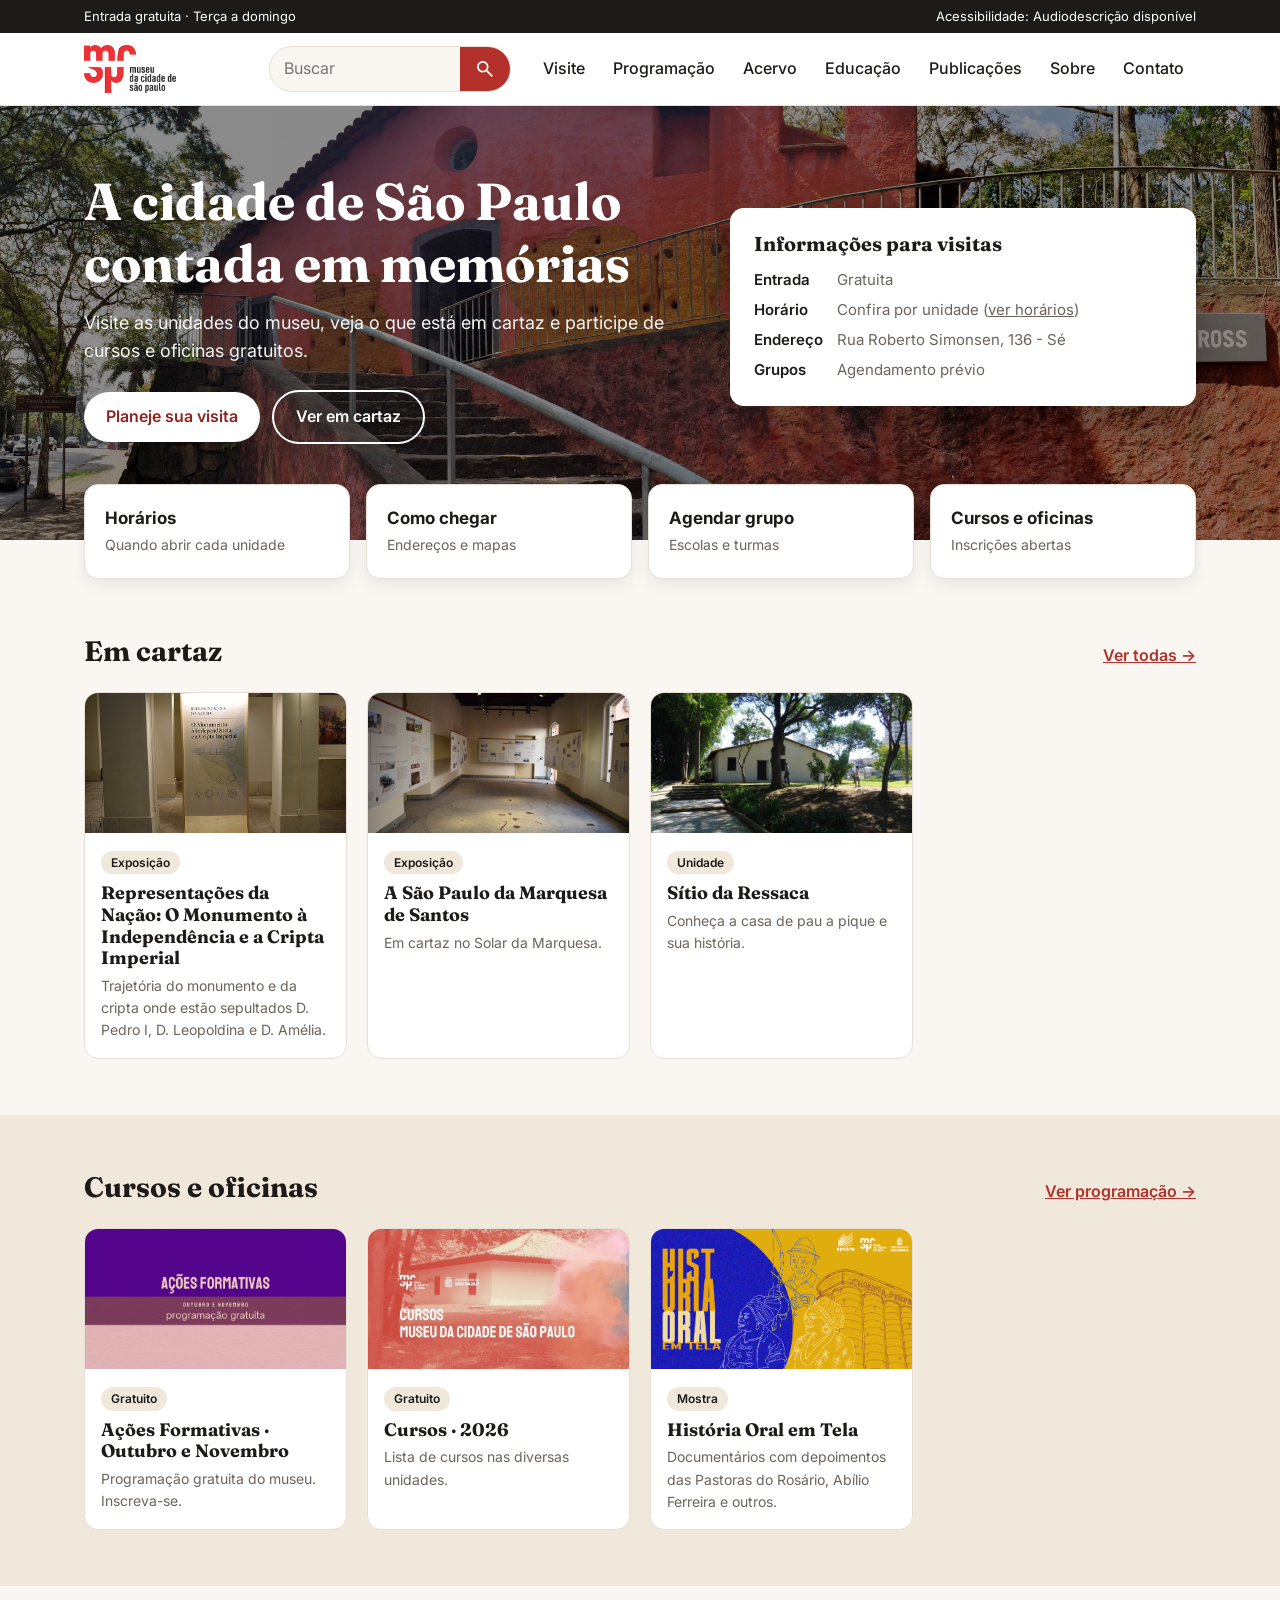
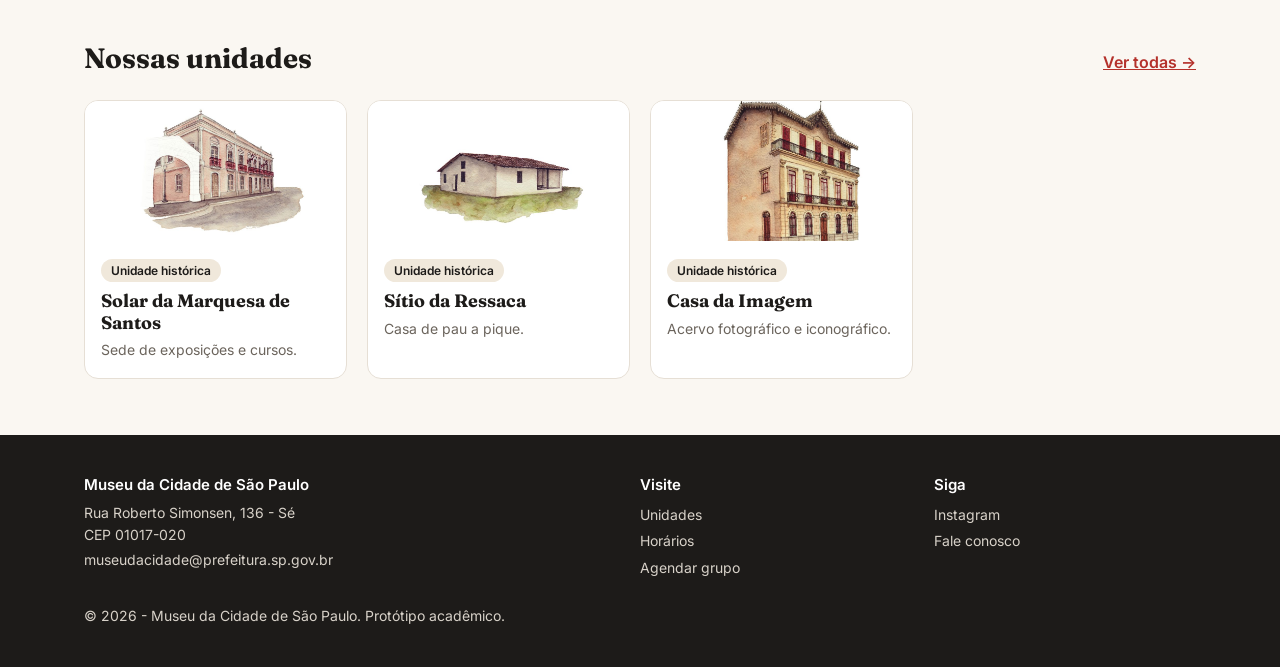
<file: index.html>
<!DOCTYPE html>
<html lang="pt-BR">

<head>
    <meta charset="utf-8">
    <meta name="viewport" content="width=device-width, initial-scale=1">

    <title>MCSP | Museu da Cidade de São Paulo</title>

    <link rel="preconnect" href="https://fonts.googleapis.com">

    <link
        href="https://fonts.googleapis.com/css2?family=Fraunces:wght@600;700&family=Inter:wght@400;500;600&display=swap"
        rel="stylesheet"
    >

    <link rel="stylesheet" href="style.css">

    <link
    href="https://fonts.googleapis.com/css2?family=Material+Symbols+Outlined:opsz,wght,FILL,GRAD@24,400,0,0"
    rel="stylesheet">

    <link rel="icon" type="image/png" href="img/logo.png" sizes="32x32">

</head>
<body>

    <a class="skip" href="#main">Pular para o conteúdo</a>

    <div class="top">
        <div class="wrap">
            <span>Entrada gratuita · Terça a domingo</span>
            <span>Acessibilidade: Audiodescrição disponível</span>
        </div>
    </div>

    <header class="site">
        <div class="wrap bar">

           <a class="logo" href="index.html">
        <img src="img/logo2.png" alt="Museu da Cidade de São Paulo, página inicial">
            </a>

            <input type="checkbox" id="mt">
            <label class="burger" for="mt" aria-label="Abrir menu">☰</label>

            <form class="search" role="search" onsubmit="return false">
                <input
                    type="search"
                    placeholder="Buscar"
                    aria-label="Buscar no site"
                >
            <button aria-label="Buscar">
                 <span class="material-symbols-outlined" aria-hidden="true">search</span>
            </button>
            </form>

            <nav aria-label="Principal">
                <ul>

                    <li>
                        <a href="unidades.html">Visite</a>
                        <ul>
                            <li>
                                <a href="unidades.html">Unidades</a>
                            </li>
                            <li>
                                <a href="unidades.html#horarios">Horários e como chegar</a>
                            </li>
                            <li>
                                <a href="contatos.html#agendar">Agendamento de grupos</a>
                            </li>
                        </ul>
                    </li>

                    <li>
                        <a href="index.html#programacao">Programação</a>
                        <ul>
                            <li>
                                <a href="index.html#cartaz">Em cartaz</a>
                            </li>
                            <li>
                                <a href="index.html#programacao">Cursos e oficinas</a>
                            </li>
                            <li>
                                <a href="#">Exposições encerradas</a>
                            </li>
                            <li>
                                <a href="#">Tour virtual</a>
                            </li>
                        </ul>
                    </li>

                    <li>
                        <a href="#">Acervo</a>
                        <ul>
                            <li>
                                <a href="#">Nossos acervos</a>
                            </li>
                            <li>
                                <a href="#">Consultas e empréstimos</a>
                            </li>
                        </ul>
                    </li>

                    <li>
                        <a href="#">Educação</a>
                        <ul>
                            <li>
                                <a href="#">Para escolas e professores</a>
                            </li>
                            <li>
                                <a href="#">Para guias de turismo</a>
                            </li>
                            <li>
                                <a href="#">Acessibilidade e inclusão</a>
                            </li>
                        </ul>
                    </li>

                    <li>
                        <a href="#">Publicações</a>
                        <ul>
                            <li>
                                <a href="#">Livros e revistas</a>
                            </li>
                            <li>
                                <a href="#">Materiais educativos</a>
                            </li>
                            <li>
                                <a href="#">Debates e conversas</a>
                            </li>
                        </ul>
                    </li>

                    <li>
                        <a href="sobre.html">Sobre</a>
                        <ul>
                            <li>
                                <a href="#">Quem somos</a>
                            </li>
                            <li>
                                <a href="#">Missão, visão e valores</a>
                            </li>
                            <li>
                                <a href="#">Editais e chamadas</a>
                            </li>
                        </ul>
                    </li>

                    <li>
                        <a href="contatos.html">Contato</a>
                    </li>

                </ul>
            </nav>

        </div>
    </header>

    <main id="main">

        <section class="hero">
            <div class="wrap">

                <div>
                    <h1>
                        A cidade de São Paulo contada em memórias
                    </h1>

                    <p>
                        Visite as unidades do museu, veja o que está em cartaz e participe de cursos e oficinas gratuitos.
                    </p>

                    <a class="btn" href="unidades.html">Planeje sua visita</a>
                    <a class="btn alt" href="#cartaz">Ver em cartaz</a>
                </div>

                <aside class="visit">
                    <h2>Informações para visitas</h2>

                    <dl>
                        <dt>Entrada</dt>
                        <dd>Gratuita</dd>

                        <dt>Horário</dt>
                        <dd>
                            Confira por unidade
                            (<a href="unidades.html#horarios">ver horários</a>)
                        </dd>

                        <dt>Endereço</dt>
                        <dd>Rua Roberto Simonsen, 136 - Sé</dd>

                        <dt>Grupos</dt>
                        <dd>Agendamento prévio</dd>
                    </dl>
                </aside>

            </div>
        </section>

        <div class="wrap">

            <div class="quick">

                <a href="unidades.html#horarios">
                    <b>Horários</b>
                    <span>Quando abrir cada unidade</span>
                </a>

                <a href="unidades.html">
                    <b>Como chegar</b>
                    <span>Endereços e mapas</span>
                </a>

                <a href="contatos.html#agendar">
                    <b>Agendar grupo</b>
                    <span>Escolas e turmas</span>
                </a>

                <a href="#programacao">
                    <b>Cursos e oficinas</b>
                    <span>Inscrições abertas</span>
                </a>

            </div>
        </div>

        <section class="s" id="cartaz">
            <div class="wrap">

                <div class="sh">
                    <h2>Em cartaz</h2>
                    <a href="#">Ver todas →</a>
                </div>

                <div class="grid">

                    <a class="card" href="#">
                        <div class="ph">
                            <img src="img/monumento-independencia.jpg" alt="Monumento à Independência">
                        </div>

                        <div class="b">
                            <span class="tag">Exposição</span>

                            <h3>
                                Representações da Nação: O Monumento à Independência e a Cripta Imperial
                            </h3>

                            <p>
                                Trajetória do monumento e da cripta onde estão sepultados D. Pedro I, D. Leopoldina e D. Amélia.
                            </p>
                        </div>
                    </a>

                    <a class="card" href="#">
                        <div class="ph">
                            <img src="img/marquesa-santos.jpg" alt="Marquesa de Santos">
                        </div>

                        <div class="b">
                            <span class="tag">Exposição</span>

                            <h3>A São Paulo da Marquesa de Santos</h3>

                            <p>Em cartaz no Solar da Marquesa.</p>
                        </div>
                    </a>

                    <a class="card" href="unidades.html">
                        <div class="ph">
                            <img src="img/cartaz-sitio.jpg" alt="Sítio da Ressaca">
                        </div>

                        <div class="b">
                            <span class="tag">Unidade</span>

                            <h3>Sítio da Ressaca</h3>

                            <p>Conheça a casa de pau a pique e sua história.</p>
                        </div>
                    </a>

                </div>
            </div>
        </section>

        <section class="s alt-bg" id="programacao">
            <div class="wrap">

                <div class="sh">
                    <h2>Cursos e oficinas</h2>
                    <a href="programacao.html">Ver programação →</a>
                </div>

                <div class="grid">

                    <a class="card" href="#">
                        <div class="ph">
                            <img src="img/cursos-acoes.png" alt="Cursos Outubro e Novembro">
                        </div>

                        <div class="b">
                            <span class="tag">Gratuito</span>

                            <h3>Ações Formativas · Outubro e Novembro</h3>

                            <p>Programação gratuita do museu. Inscreva-se.</p>
                        </div>
                    </a>

                    <a class="card" href="#">
                        <div class="ph">
                            <img src="img/cursos.jpg" alt="Cursos">
                        </div>

                        <div class="b">
                            <span class="tag">Gratuito</span>

                            <h3>Cursos · 2026</h3>

                            <p>Lista de cursos nas diversas unidades.</p>
                        </div>
                    </a>

                    <a class="card" href="#">
                        <div class="ph">
                            <img src="img/historia-oral.png" alt="História Oral em Tela">
                        </div>

                        <div class="b">
                            <span class="tag">Mostra</span>

                            <h3>História Oral em Tela</h3>

                            <p>
                                Documentários com depoimentos das Pastoras do Rosário, Abílio Ferreira e outros.
                            </p>
                        </div>
                    </a>

                </div>
            </div>
        </section>

        <section class="s">
            <div class="wrap">

                <div class="sh">
                    <h2>Nossas unidades</h2>
                    <a href="unidades.html">Ver todas →</a>
                </div>

                <div class="grid">

                    <a class="card" href="unidades.html">
                        <div class="ph">
                            <img src="img/solar-marquesa.jpg" alt="Solar da Marquesa de Santos">
                        </div>

                        <div class="b">
                            <span class="tag">Unidade histórica</span>

                            <h3>Solar da Marquesa de Santos</h3>

                            <p>Sede de exposições e cursos.</p>
                        </div>
                    </a>

                    <a class="card" href="unidades.html">
                        <div class="ph">
                            <img src="img/sitio-ressaca.jpg" alt="Sítio da Ressaca">
                        </div>

                        <div class="b">
                            <span class="tag">Unidade histórica</span>

                            <h3>Sítio da Ressaca</h3>

                            <p>Casa de pau a pique.</p>
                        </div>
                    </a>

                    <a class="card" href="unidades.html">
                        <div class="ph">
                            <img src="img/casa-imagem.jpg" alt="Casa da Imagem">
                        </div>

                        <div class="b">
                            <span class="tag">Unidade histórica</span>

                            <h3>Casa da Imagem</h3>

                            <p>Acervo fotográfico e iconográfico.</p>
                        </div>
                    </a>

                </div>
            </div>
        </section>

    </main>

    <footer>
        <div class="wrap">

            <div>
                <h3>Museu da Cidade de São Paulo</h3>

                Rua Roberto Simonsen, 136 - Sé<br>
                CEP 01017-020<br>

                <a href="mailto:museudacidade@prefeitura.sp.gov.br">
                    museudacidade@prefeitura.sp.gov.br
                </a>
            </div>

            <div>
                <h3>Visite</h3>

                <a href="unidades.html">Unidades</a>
                <a href="unidades.html#horarios">Horários</a>
                <a href="contatos.html#agendar">Agendar grupo</a>
            </div>

            <div>
                <h3>Siga</h3>

                <a href="https://www.instagram.com/museudacidade/">
                    Instagram
                </a>

                <a href="contatos.html">Fale conosco</a>
            </div>

        </div>

        <div class="wrap" style="display:block;margin-top:24px">
            © 2026 - Museu da Cidade de São Paulo. Protótipo acadêmico.
        </div>
    </footer>

</body>
</html>
</file>
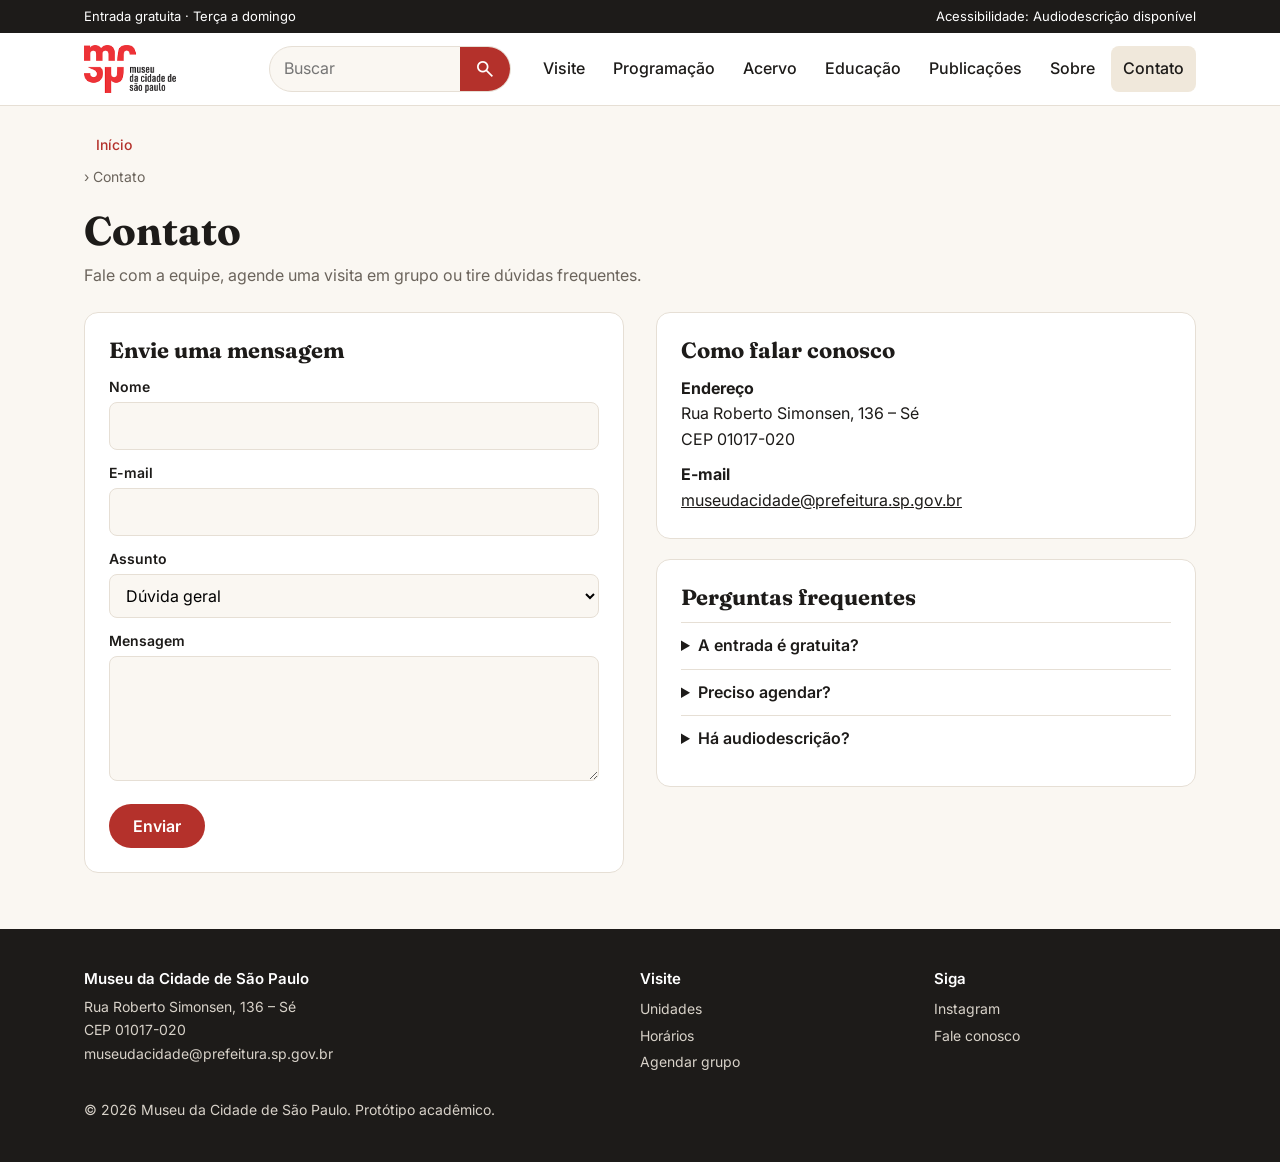
<file: contatos.html>
<!DOCTYPE html>
<html lang="pt-BR">

<head>
    <meta charset="utf-8">
    <meta name="viewport" content="width=device-width, initial-scale=1">

    <title>MCSP | Museu da Cidade de São Paulo</title>

    <link rel="preconnect" href="https://fonts.googleapis.com">

    <link
        href="https://fonts.googleapis.com/css2?family=Fraunces:wght@600;700&family=Inter:wght@400;500;600&display=swap"
        rel="stylesheet"
    >

    <link rel="stylesheet" href="style.css">

    <link
    href="https://fonts.googleapis.com/css2?family=Material+Symbols+Outlined:opsz,wght,FILL,GRAD@24,400,0,0"
    rel="stylesheet">

    <link rel="icon" type="image/png" href="img/logo.png" sizes="32x32">

</head>
<body>

<body>

    <a class="skip" href="#main">Pular para o conteúdo</a>

    <div class="top">
        <div class="wrap">
            <span>Entrada gratuita · Terça a domingo</span>
            <span>Acessibilidade: Audiodescrição disponível</span>
        </div>
    </div>

    <header class="site">
        <div class="wrap bar">

        <a class="logo" href="index.html">
            <img src="img/logo2.png" alt="Museu da Cidade de São Paulo, página inicial">
        </a>

            <input type="checkbox" id="mt">
            <label class="burger" for="mt" aria-label="Abrir menu">☰</label>

            <form class="search" role="search" onsubmit="return false">
                <input
                    type="search"
                    placeholder="Buscar"
                    aria-label="Buscar no site"
                >
            <button aria-label="Buscar">
                 <span class="material-symbols-outlined" aria-hidden="true">search</span>
            </button>
            </form>

            <nav aria-label="Principal">
                <ul>

                    <li>
                        <a href="unidades.html">Visite</a>
                        <ul>
                            <li>
                                <a href="unidades.html">Unidades</a>
                            </li>
                            <li>
                                <a href="unidades.html#horarios">Horários e como chegar</a>
                            </li>
                            <li>
                                <a href="contatos.html#agendar">Agendamento de grupos</a>
                            </li>
                        </ul>
                    </li>

                    <li>
                        <a href="index.html#cartaz">Programação</a>
                        <ul>
                            <li>
                                <a href="index.html#cartaz">Em cartaz</a>
                            </li>
                            <li>
                                <a href="index.html#programacao">Cursos e oficinas</a>
                            </li>
                            <li>
                                <a href="#">Exposições encerradas</a>
                            </li>
                            <li>
                                <a href="#">Tour virtual</a>
                            </li>
                        </ul>
                    </li>

                    <li>
                        <a href="#">Acervo</a>
                        <ul>
                            <li>
                                <a href="#">Nossos acervos</a>
                            </li>
                            <li>
                                <a href="#">Consultas e empréstimos</a>
                            </li>
                        </ul>
                    </li>

                    <li>
                        <a href="#">Educação</a>
                        <ul>
                            <li>
                                <a href="#">Para escolas e professores</a>
                            </li>
                            <li>
                                <a href="#">Para guias de turismo</a>
                            </li>
                            <li>
                                <a href="#">Acessibilidade e inclusão</a>
                            </li>
                        </ul>
                    </li>

                    <li>
                        <a href="#">Publicações</a>
                        <ul>
                            <li>
                                <a href="#">Livros e revistas</a>
                            </li>
                            <li>
                                <a href="#">Materiais educativos</a>
                            </li>
                            <li>
                                <a href="#">Debates e conversas</a>
                            </li>
                        </ul>
                    </li>

                    <li>
                        <a href="sobre.html">Sobre</a>
                        <ul>
                            <li>
                                <a href="#">Quem somos</a>
                            </li>
                            <li>
                                <a href="#">Missão, visão e valores</a>
                            </li>
                            <li>
                                <a href="#">Editais e chamadas</a>
                            </li>
                        </ul>
                    </li>

                    <li>
                        <a href="contatos.html" aria-current="page">Contato</a>
                    </li>

                </ul>
            </nav>

        </div>
    </header>

    <main id="main">

        <div class="wrap page">

            <nav class="crumbs" aria-label="Você está em">
                <a href="index.html">Início</a> › Contato
            </nav>

            <h1>Contato</h1>

            <p class="lead">
                Fale com a equipe, agende uma visita em grupo ou tire dúvidas frequentes.
            </p>

            <div class="two">

                <div class="box" id="agendar">

                    <h2>Envie uma mensagem</h2>

                    <form onsubmit="return false">

                        <label for="n">Nome</label>
                        <input id="n">

                        <label for="e">E-mail</label>
                        <input id="e" type="email">

                        <label for="a">Assunto</label>
                        <select id="a">
                            <option>Dúvida geral</option>
                            <option>Agendamento de grupo</option>
                            <option>Consulta ao acervo</option>
                            <option>Imprensa</option>
                        </select>

                        <label for="m">Mensagem</label>
                        <textarea id="m" rows="4"></textarea>

                        <button class="go">Enviar</button>

                    </form>

                </div>

                <div>

                    <div class="box">

                        <h2>Como falar conosco</h2>

                        <p>
                            <b>Endereço</b><br>
                            Rua Roberto Simonsen, 136 – Sé<br>
                            CEP 01017-020
                        </p>

                        <p style="margin-top:10px">
                            <b>E-mail</b><br>
                            <a href="mailto:museudacidade@prefeitura.sp.gov.br">
                                museudacidade@prefeitura.sp.gov.br
                            </a>
                        </p>

                    </div>

                    <div class="box" style="margin-top:20px">

                        <h2>Perguntas frequentes</h2>

                        <details>
                            <summary>A entrada é gratuita?</summary>
                            <p>Sim. Confirme por unidade.</p>
                        </details>

                        <details>
                            <summary>Preciso agendar?</summary>
                            <p>Grupos e escolas precisam de agendamento prévio.</p>
                        </details>

                        <details>
                            <summary>Há audiodescrição?</summary>
                            <p>Sim, consulte a página de acessibilidade.</p>
                        </details>

                    </div>

                </div>

            </div>
        </div>

    </main>

    <footer>

        <div class="wrap">

            <div>
                <h3>Museu da Cidade de São Paulo</h3>

                Rua Roberto Simonsen, 136 – Sé<br>
                CEP 01017-020<br>

                <a href="mailto:museudacidade@prefeitura.sp.gov.br">
                    museudacidade@prefeitura.sp.gov.br
                </a>
            </div>

            <div>
                <h3>Visite</h3>

                <a href="unidades.html">Unidades</a>
                <a href="unidades.html#horarios">Horários</a>
                <a href="contatos.html#agendar">Agendar grupo</a>
            </div>

            <div>
                <h3>Siga</h3>

                <a href="https://www.instagram.com/museudacidade/">
                    Instagram
                </a>

                <a href="contatos.html">Fale conosco</a>
            </div>

        </div>

        <div class="wrap" style="display:block;margin-top:24px">
            © 2026 Museu da Cidade de São Paulo. Protótipo acadêmico.
        </div>

    </footer>

</body>
</html>
</file>
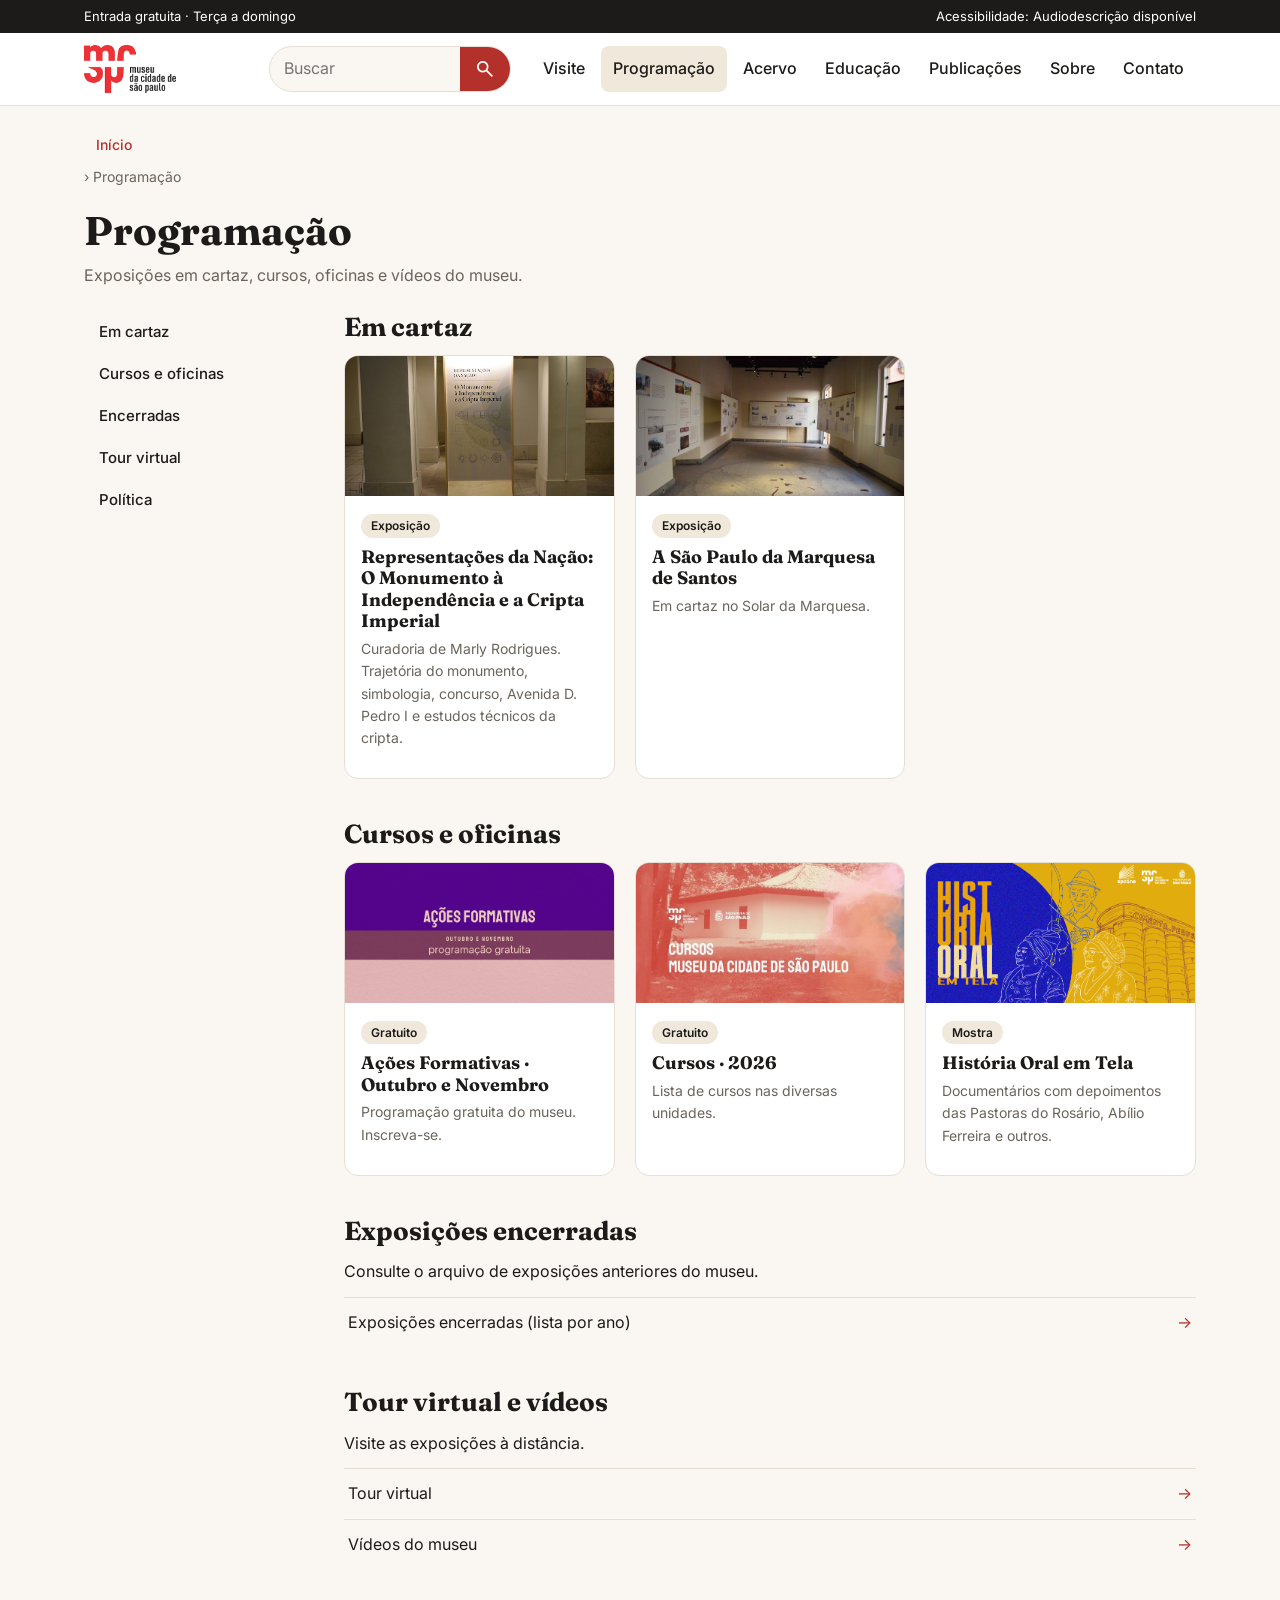
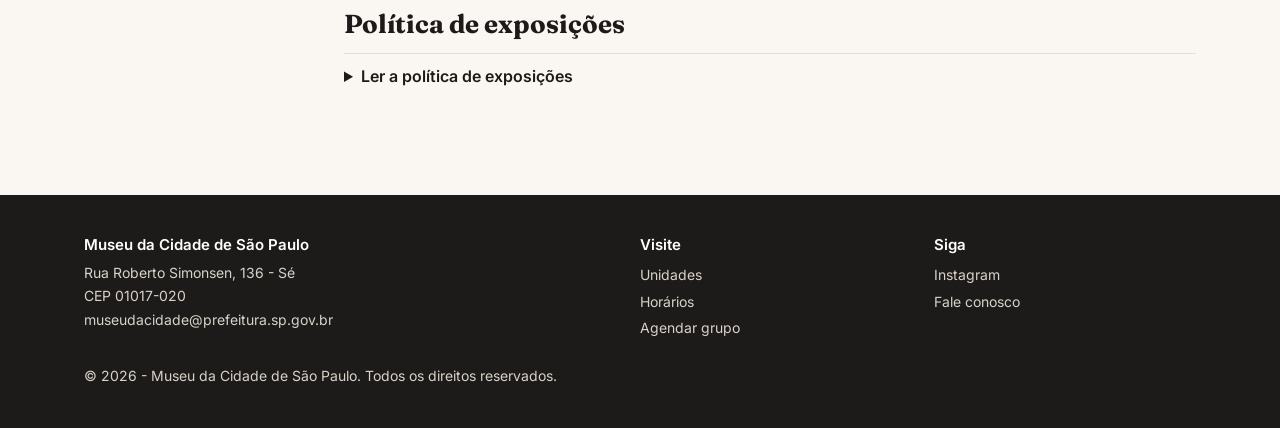
<file: programacao.html>
<!DOCTYPE html>
<html lang="pt-BR">

<head>
    <meta charset="utf-8">
    <meta name="viewport" content="width=device-width, initial-scale=1">

    <title>MCSP | Museu da Cidade de São Paulo</title>

    <link rel="preconnect" href="https://fonts.googleapis.com">

    <link
        href="https://fonts.googleapis.com/css2?family=Fraunces:wght@600;700&family=Inter:wght@400;500;600&display=swap"
        rel="stylesheet"
    >

    <link rel="stylesheet" href="style.css">

    <link
    href="https://fonts.googleapis.com/css2?family=Material+Symbols+Outlined:opsz,wght,FILL,GRAD@24,400,0,0"
    rel="stylesheet">

    <link rel="icon" type="image/png" href="img/logo.png" sizes="32x32">

</head>
<body>

<body>
    <a class="skip" href="#main">Pular para o conteúdo</a>

    <div class="top">
        <div class="wrap">
            <span>Entrada gratuita · Terça a domingo</span>
            <span>Acessibilidade: Audiodescrição disponível</span>
        </div>
    </div>

    <header class="site">
        <div class="wrap bar">
            <a class="logo" href="index.html">
                <img src="img/logo2.png" alt="Museu da Cidade de São Paulo, página inicial">
            </a>

            <input type="checkbox" id="mt">
            <label class="burger" for="mt" aria-label="Abrir menu">☰</label>

            <form class="search" role="search" onsubmit="return false">
                <input type="search" placeholder="Buscar" aria-label="Buscar no site">
                <button aria-label="Buscar">
                    <span class="material-symbols-outlined" aria-hidden="true">search</span>
                </button>
            </form>

            <nav aria-label="Principal">
                <ul>
                    <li>
                        <a href="unidades.html">Visite</a>
                        <ul>
                            <li><a href="unidades.html">Unidades</a></li>
                            <li><a href="unidades.html#horarios">Horários e como chegar</a></li>
                            <li><a href="contatos.html#agendar">Agendamento de grupos</a></li>
                        </ul>
                    </li>

                    <li>
                        <a href="programacao.html" aria-current="page">Programação</a>
                        <ul>
                            <li><a href="programacao.html#cartaz">Em cartaz</a></li>
                            <li><a href="programacao.html#cursos">Cursos e oficinas</a></li>
                            <li><a href="programacao.html#encerradas">Exposições encerradas</a></li>
                            <li><a href="programacao.html#tour">Tour virtual</a></li>
                        </ul>
                    </li>

                    <li>
                        <a href="acervo.html">Acervo</a>
                        <ul>
                            <li><a href="acervo.html#nossos">Nossos acervos</a></li>
                            <li><a href="acervo.html#consultas">Consultas e empréstimos</a></li>
                        </ul>
                    </li>

                    <li>
                        <a href="educacao.html">Educação</a>
                        <ul>
                            <li><a href="educacao.html#escolas">Para escolas e professores</a></li>
                            <li><a href="educacao.html#guias">Para guias de turismo</a></li>
                            <li><a href="educacao.html#acessibilidade">Acessibilidade e inclusão</a></li>
                        </ul>
                    </li>

                    <li>
                        <a href="publicacoes.html">Publicações</a>
                        <ul>
                            <li><a href="publicacoes.html#livros">Livros e revistas</a></li>
                            <li><a href="publicacoes.html#materiais">Materiais educativos</a></li>
                            <li><a href="publicacoes.html#debates">Debates e conversas</a></li>
                        </ul>
                    </li>

                    <li>
                        <a href="sobre.html">Sobre</a>
                        <ul>
                            <li><a href="sobre.html#quem">Quem somos</a></li>
                            <li><a href="sobre.html#missao">Missão, visão e valores</a></li>
                            <li><a href="sobre.html#editais">Editais e chamadas</a></li>
                        </ul>
                    </li>

                    <li>
                        <a href="contatos.html">Contato</a>
                    </li>
                </ul>
            </nav>
        </div>
    </header>

    <main id="main">
        <div class="wrap page">
            <nav class="crumbs" aria-label="Você está em">
                <a href="index.html">Início</a> › Programação
            </nav>

            <h1>Programação</h1>
            <p class="lead">Exposições em cartaz, cursos, oficinas e vídeos do museu.</p>

            <div class="side">
                <nav class="toc" aria-label="Nesta página">
                    <a href="#cartaz">Em cartaz</a>
                    <a href="#cursos">Cursos e oficinas</a>
                    <a href="#encerradas">Encerradas</a>
                    <a href="#tour">Tour virtual</a>
                    <a href="#politica">Política</a>
                </nav>

                <div>
                    <section class="blk" id="cartaz">
                        <h2>Em cartaz</h2>

                        <div class="grid">
                            <a class="card" href="#">
                                <div class="ph">
                                    <img src="img/monumento-independencia.jpg" alt="Exposição Representações da Nação">
                                </div>
                                <div class="b">
                                    <span class="tag">Exposição</span>
                                    <h3>Representações da Nação: O Monumento à Independência e a Cripta Imperial</h3>
                                    <p>Curadoria de Marly Rodrigues. Trajetória do monumento, simbologia, concurso,
                                        Avenida D. Pedro I e estudos técnicos da cripta.</p>
                                </div>
                            </a>

                            <a class="card" href="#">
                                <div class="ph">
                                    <img src="img/marquesa-santos.jpg" alt="A São Paulo da Marquesa de Santos">
                                </div>
                                <div class="b">
                                    <span class="tag">Exposição</span>
                                    <h3>A São Paulo da Marquesa de Santos</h3>
                                    <p>Em cartaz no Solar da Marquesa.</p>
                                </div>
                            </a>
                        </div>
                    </section>

                    <section class="blk" id="cursos">
                        <h2>Cursos e oficinas</h2>

                        <div class="grid">
                            <a class="card" href="#">
                        <div class="ph">
                            <img src="img/cursos-acoes.png" alt="Cursos Outubro e Novembro">
                        </div>

                                <div class="b">
                                    <span class="tag">Gratuito</span>
                                    <h3>Ações Formativas · Outubro e Novembro</h3>
                                    <p>Programação gratuita do museu. Inscreva-se.</p>
                                </div>
                            </a>

                            <a class="card" href="#">
                                <div class="ph">
                                    <img src="img/cursos.jpg" alt="Cursos 2026">
                                </div>
                                <div class="b">
                                    <span class="tag">Gratuito</span>
                                    <h3>Cursos · 2026</h3>
                                    <p>Lista de cursos nas diversas unidades.</p>
                                </div>
                            </a>

                            <a class="card" href="#">
                                <div class="ph">
                                    <img src="img/historia-oral.png" alt="História Oral em Tela">
                                </div>
                                <div class="b">
                                    <span class="tag">Mostra</span>
                                    <h3>História Oral em Tela</h3>
                                    <p>Documentários com depoimentos das Pastoras do Rosário, Abílio Ferreira e
                                        outros.</p>
                                </div>
                            </a>
                        </div>
                    </section>

                    <section class="blk" id="encerradas">
                        <h2>Exposições encerradas</h2>
                        <p>Consulte o arquivo de exposições anteriores do museu.</p>

                        <ul class="list">
                            <li><a href="#">Exposições encerradas (lista por ano)</a></li>
                        </ul>
                    </section>

                    <section class="blk" id="tour">
                        <h2>Tour virtual e vídeos</h2>
                        <p>Visite as exposições à distância.</p>

                        <ul class="list">
                            <li><a href="#">Tour virtual</a></li>
                            <li><a href="#">Vídeos do museu</a></li>
                        </ul>
                    </section>

                    <section class="blk" id="politica">
                        <h2>Política de exposições</h2>

                        <details>
                            <summary>Ler a política de exposições</summary>
                            <p style="padding-top:8px">
                                Documento institucional que orienta a realização de exposições no MCSP.
                            </p>
                        </details>
                    </section>
                </div>
            </div>
        </div>
    </main>

    <footer>
        <div class="wrap">
            <div>
                <h3>Museu da Cidade de São Paulo</h3>
                Rua Roberto Simonsen, 136 - Sé<br>
                CEP 01017-020<br>
                <a href="mailto:museudacidade@prefeitura.sp.gov.br">
                    museudacidade@prefeitura.sp.gov.br
                </a>
            </div>

            <div>
                <h3>Visite</h3>
                <a href="unidades.html">Unidades</a>
                <a href="unidades.html#horarios">Horários</a>
                <a href="contatos.html#agendar">Agendar grupo</a>
            </div>

            <div>
                <h3>Siga</h3>
                <a href="https://www.instagram.com/museudacidade/">Instagram</a>
                <a href="contatos.html">Fale conosco</a>
            </div>
        </div>

        <div class="wrap" style="display:block;margin-top:24px">
            © 2026 - Museu da Cidade de São Paulo. Todos os direitos reservados.
        </div>
    </footer>
</body>

</html>
</file>
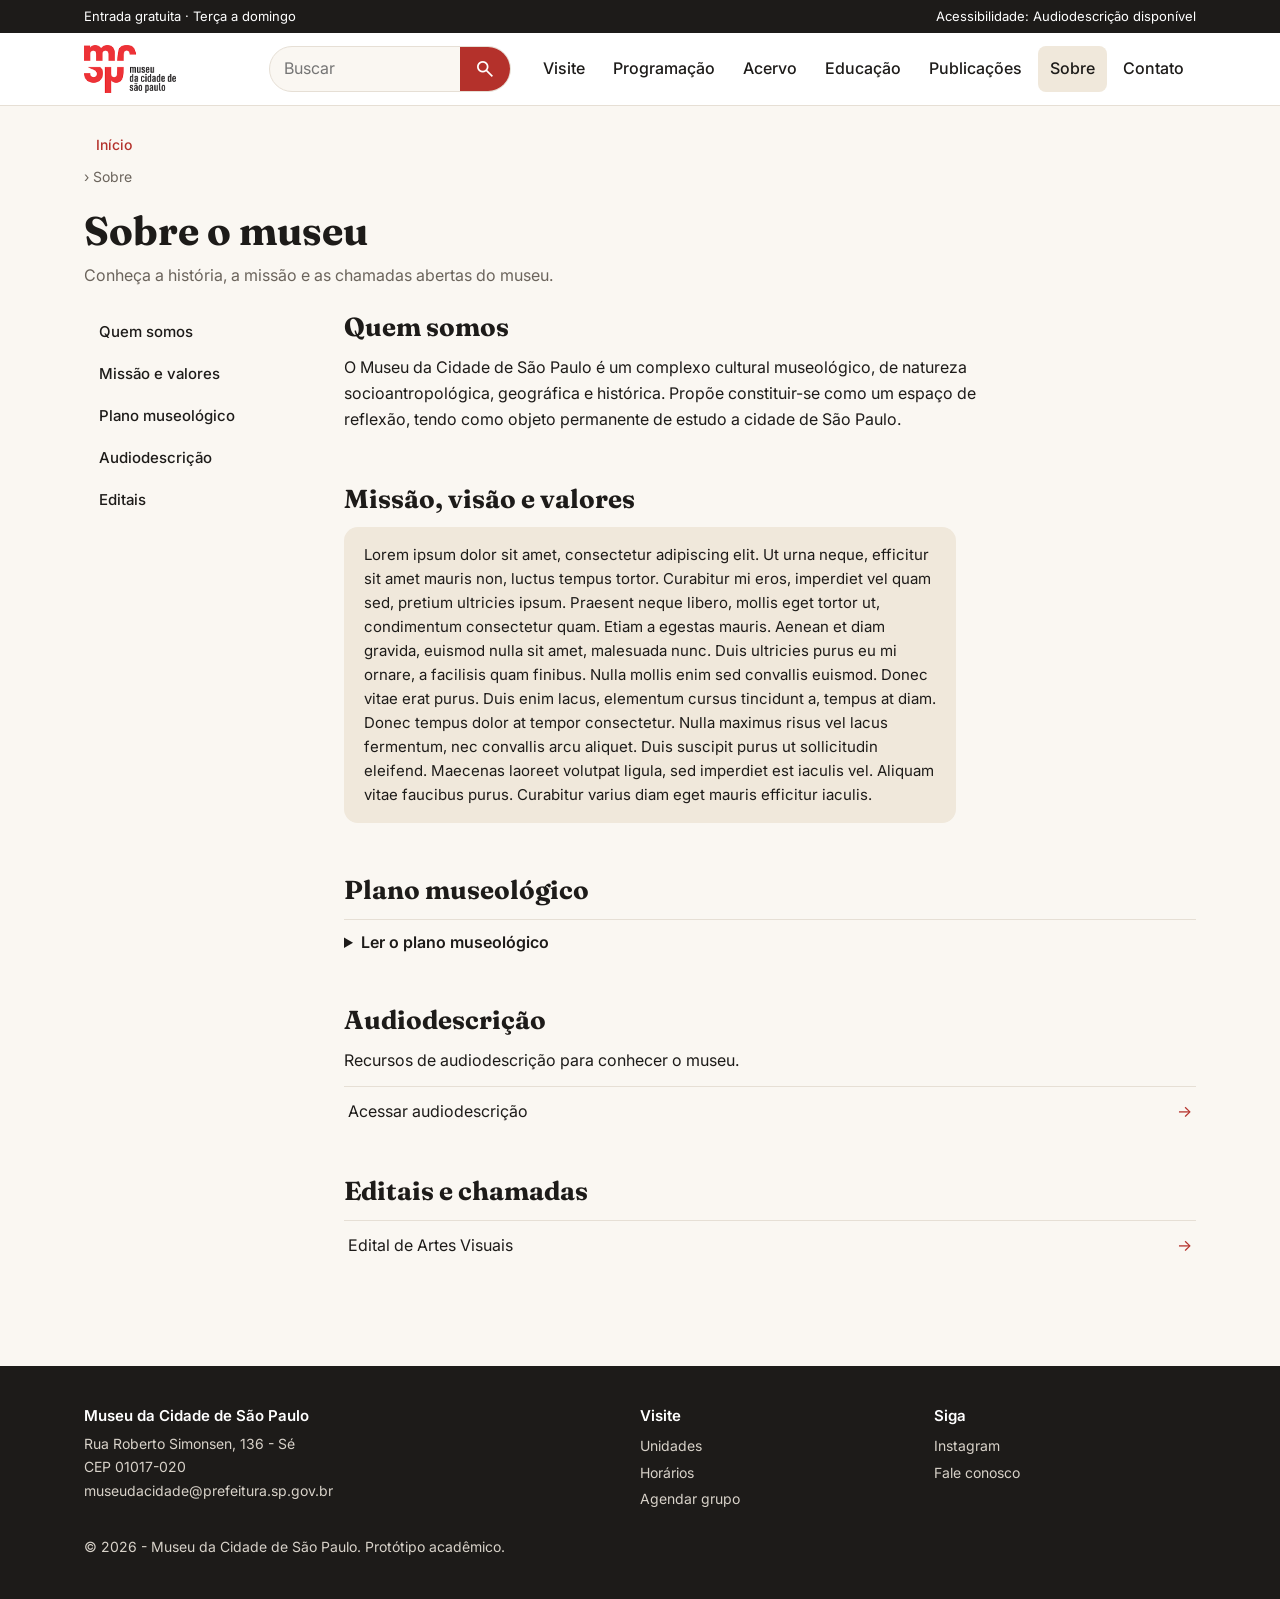
<file: sobre.html>
<!DOCTYPE html>
<html lang="pt-BR">

<head>
    <meta charset="utf-8">
    <meta name="viewport" content="width=device-width, initial-scale=1">

    <title>MCSP | Museu da Cidade de São Paulo</title>

    <link rel="preconnect" href="https://fonts.googleapis.com">

    <link
        href="https://fonts.googleapis.com/css2?family=Fraunces:wght@600;700&family=Inter:wght@400;500;600&display=swap"
        rel="stylesheet"
    >

    <link rel="stylesheet" href="style.css">

    <link
    href="https://fonts.googleapis.com/css2?family=Material+Symbols+Outlined:opsz,wght,FILL,GRAD@24,400,0,0"
    rel="stylesheet">

    <link rel="icon" type="image/png" href="img/logo.png" sizes="32x32">

</head>
<body>

<body>
    <a class="skip" href="#main">Pular para o conteúdo</a>

    <div class="top">
        <div class="wrap">
            <span>Entrada gratuita · Terça a domingo</span>
            <span>Acessibilidade: Audiodescrição disponível</span>
        </div>
    </div>

    <header class="site">
        <div class="wrap bar">
            <a class="logo" href="index.html">
                <img src="img/logo2.png" alt="Museu da Cidade de São Paulo, página inicial">
            </a>

            <input type="checkbox" id="mt">
            <label class="burger" for="mt" aria-label="Abrir menu">☰</label>

            <form class="search" role="search" onsubmit="return false">
                <input type="search" placeholder="Buscar" aria-label="Buscar no site">
                <button aria-label="Buscar">
                    <span class="material-symbols-outlined" aria-hidden="true">search</span>
                </button>
            </form>

            <nav aria-label="Principal">
                <ul>
                    <li>
                        <a href="unidades.html">Visite</a>
                        <ul>
                            <li><a href="unidades.html">Unidades</a></li>
                            <li><a href="unidades.html#horarios">Horários e como chegar</a></li>
                            <li><a href="contatos.html#agendar">Agendamento de grupos</a></li>
                        </ul>
                    </li>

                    <li>
                        <a href="programacao.html">Programação</a>
                        <ul>
                            <li><a href="programacao.html#cartaz">Em cartaz</a></li>
                            <li><a href="programacao.html#cursos">Cursos e oficinas</a></li>
                            <li><a href="programacao.html#encerradas">Exposições encerradas</a></li>
                            <li><a href="programacao.html#tour">Tour virtual</a></li>
                        </ul>
                    </li>

                    <li>
                        <a href="acervo.html">Acervo</a>
                        <ul>
                            <li><a href="acervo.html#nossos">Nossos acervos</a></li>
                            <li><a href="acervo.html#consultas">Consultas e empréstimos</a></li>
                        </ul>
                    </li>

                    <li>
                        <a href="educacao.html">Educação</a>
                        <ul>
                            <li><a href="educacao.html#escolas">Para escolas e professores</a></li>
                            <li><a href="educacao.html#guias">Para guias de turismo</a></li>
                            <li><a href="educacao.html#acessibilidade">Acessibilidade e inclusão</a></li>
                        </ul>
                    </li>

                    <li>
                        <a href="publicacoes.html">Publicações</a>
                        <ul>
                            <li><a href="publicacoes.html#livros">Livros e revistas</a></li>
                            <li><a href="publicacoes.html#materiais">Materiais educativos</a></li>
                            <li><a href="publicacoes.html#debates">Debates e conversas</a></li>
                        </ul>
                    </li>

                    <li>
                        <a href="sobre.html" aria-current="page">Sobre</a>
                        <ul>
                            <li><a href="sobre.html#quem">Quem somos</a></li>
                            <li><a href="sobre.html#missao">Missão, visão e valores</a></li>
                            <li><a href="sobre.html#editais">Editais e chamadas</a></li>
                        </ul>
                    </li>

                    <li>
                        <a href="contatos.html">Contato</a>
                    </li>
                </ul>
            </nav>
        </div>
    </header>

    <main id="main">
        <div class="wrap page">
            <nav class="crumbs" aria-label="Você está em">
                <a href="index.html">Início</a> › Sobre
            </nav>

            <h1>Sobre o museu</h1>
            <p class="lead">Conheça a história, a missão e as chamadas abertas do museu.</p>

            <div class="side">
                <nav class="toc" aria-label="Nesta página">
                    <a href="#quem">Quem somos</a>
                    <a href="#missao">Missão e valores</a>
                    <a href="#plano">Plano museológico</a>
                    <a href="#audio">Audiodescrição</a>
                    <a href="#editais">Editais</a>
                </nav>

                <div>
                    <section class="blk" id="quem">
                        <h2>Quem somos</h2>
                        <p>
                            O Museu da Cidade de São Paulo é um complexo cultural museológico, de natureza
                            socioantropológica, geográfica e histórica. Propõe constituir-se como um espaço de
                            reflexão, tendo como objeto permanente de estudo a cidade de São Paulo.
                        </p>
                    </section>

                    <section class="blk" id="missao">
                        <h2>Missão, visão e valores</h2>
                        <p class="note"> Lorem ipsum dolor sit amet, consectetur adipiscing elit. Ut urna neque,
                            efficitur sit amet mauris non, luctus tempus tortor. Curabitur mi eros, imperdiet vel quam
                            sed, pretium ultricies ipsum. Praesent neque libero, mollis eget tortor ut, condimentum
                            consectetur quam. Etiam a egestas mauris. Aenean et diam gravida, euismod nulla sit amet,
                            malesuada nunc. Duis ultricies purus eu mi ornare, a facilisis quam finibus. Nulla mollis
                            enim sed convallis euismod. Donec vitae erat purus. Duis enim lacus, elementum cursus
                            tincidunt a, tempus at diam. Donec tempus dolor at tempor consectetur. Nulla maximus risus
                            vel lacus fermentum, nec convallis arcu aliquet. Duis suscipit purus ut sollicitudin
                            eleifend. Maecenas laoreet volutpat ligula, sed imperdiet est iaculis vel. Aliquam vitae
                            faucibus purus. Curabitur varius diam eget mauris efficitur iaculis. </p>
                    </section>

                    <section class="blk" id="plano">
                        <h2>Plano museológico</h2>
                        <details>
                            <summary>Ler o plano museológico</summary>
                            <p style="padding-top:8px">
                                Documento que orienta a gestão e as ações do museu.
                            </p>
                        </details>
                    </section>

                    <section class="blk" id="audio">
                        <h2>Audiodescrição</h2>
                        <p>Recursos de audiodescrição para conhecer o museu.</p>
                        <ul class="list">
                            <li><a href="#">Acessar audiodescrição</a></li>
                        </ul>
                    </section>

                    <section class="blk" id="editais">
                        <h2>Editais e chamadas</h2>
                        <ul class="list">
                            <li><a href="#">Edital de Artes Visuais</a></li>
                        </ul>
                    </section>
                </div>
            </div>
        </div>
    </main>

    <footer>
        <div class="wrap">
            <div>
                <h3>Museu da Cidade de São Paulo</h3>
                Rua Roberto Simonsen, 136 - Sé<br>
                CEP 01017-020<br>
                <a href="mailto:museudacidade@prefeitura.sp.gov.br">
                    museudacidade@prefeitura.sp.gov.br
                </a>
            </div>

            <div>
                <h3>Visite</h3>
                <a href="unidades.html">Unidades</a>
                <a href="unidades.html#horarios">Horários</a>
                <a href="contatos.html#agendar">Agendar grupo</a>
            </div>

            <div>
                <h3>Siga</h3>
                <a href="https://www.instagram.com/museudacidade/">Instagram</a>
                <a href="contatos.html">Fale conosco</a>
            </div>
        </div>

        <div class="wrap" style="display:block;margin-top:24px">
            © 2026 - Museu da Cidade de São Paulo. Protótipo acadêmico.
        </div>
    </footer>
</body>

</html>
</file>
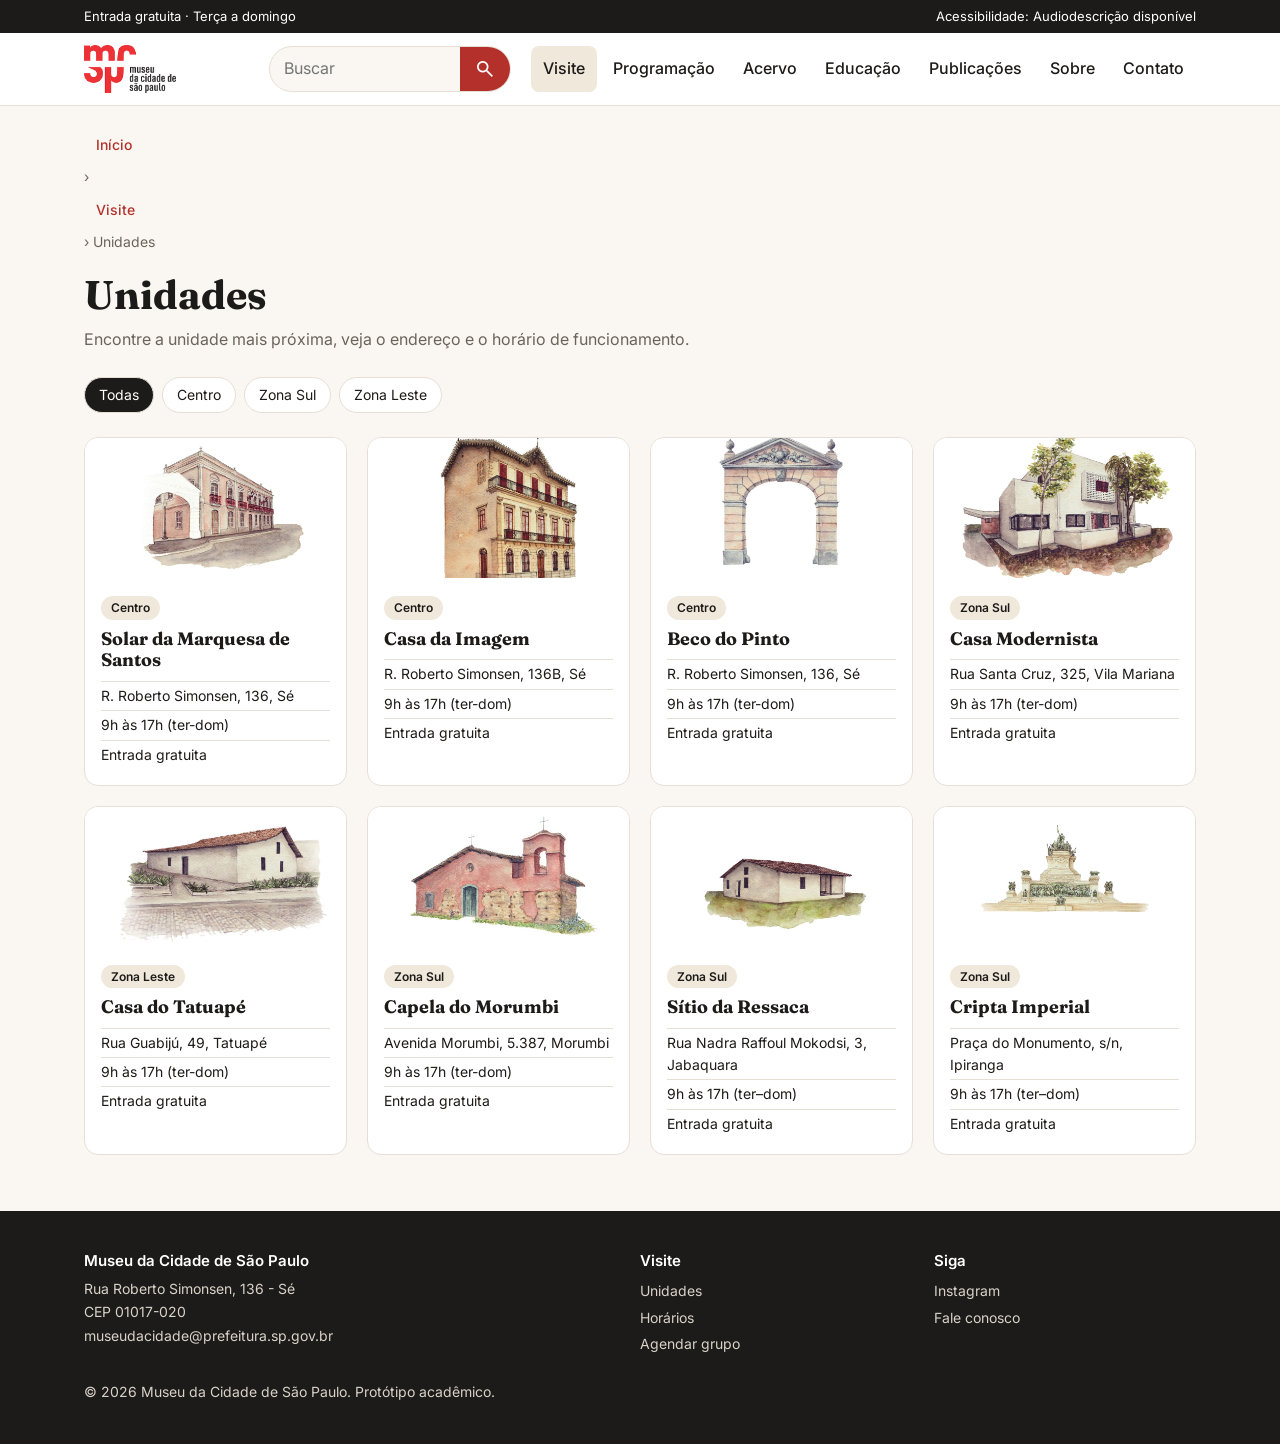
<file: unidades.html>
<!DOCTYPE html>
<html lang="pt-BR">

<head>
    <meta charset="utf-8">
    <meta name="viewport" content="width=device-width, initial-scale=1">

    <title>MCSP | Museu da Cidade de São Paulo</title>

    <link rel="preconnect" href="https://fonts.googleapis.com">

    <link
        href="https://fonts.googleapis.com/css2?family=Fraunces:wght@600;700&family=Inter:wght@400;500;600&display=swap"
        rel="stylesheet"
    >

    <link rel="stylesheet" href="style.css">

    <link
    href="https://fonts.googleapis.com/css2?family=Material+Symbols+Outlined:opsz,wght,FILL,GRAD@24,400,0,0"
    rel="stylesheet">

    <link rel="icon" type="image/png" href="img/logo.png" sizes="32x32">

</head>
<body>

<body>

    <a class="skip" href="#main">Pular para o conteúdo</a>

    <div class="top">
        <div class="wrap">
            <span>Entrada gratuita · Terça a domingo</span>
            <span>Acessibilidade: Audiodescrição disponível</span>
        </div>
    </div>

    <header class="site">
        <div class="wrap bar">

        <a class="logo" href="index.html">
            <img src="img/logo2.png" alt="Museu da Cidade de São Paulo, página inicial">
        </a>

            <input type="checkbox" id="mt">
            <label class="burger" for="mt" aria-label="Abrir menu">☰</label>

            <form class="search" role="search" onsubmit="return false">
                <input
                    type="search"
                    placeholder="Buscar"
                    aria-label="Buscar no site"
                >
            <button aria-label="Buscar">
                 <span class="material-symbols-outlined" aria-hidden="true">search</span>
            </button>
            </form>

            <nav aria-label="Principal">
                <ul>

                    <li>
                        <a href="unidades.html" aria-current="page">Visite</a>

                        <ul>
                            <li>
                                <a href="unidades.html">Unidades</a>
                            </li>
                            <li>
                                <a href="unidades.html#horarios">Horários e como chegar</a>
                            </li>
                            <li>
                                <a href="contatos.html#agendar">Agendamento de grupos</a>
                            </li>
                        </ul>
                    </li>

                    <li>
                        <a href="index.html#cartaz">Programação</a>

                        <ul>
                            <li>
                                <a href="index.html#cartaz">Em cartaz</a>
                            </li>
                            <li>
                                <a href="index.html#programacao">Cursos e oficinas</a>
                            </li>
                            <li>
                                <a href="#">Exposições encerradas</a>
                            </li>
                            <li>
                                <a href="#">Tour virtual</a>
                            </li>
                        </ul>
                    </li>

                    <li>
                        <a href="#">Acervo</a>

                        <ul>
                            <li>
                                <a href="#">Nossos acervos</a>
                            </li>
                            <li>
                                <a href="#">Consultas e empréstimos</a>
                            </li>
                        </ul>
                    </li>

                    <li>
                        <a href="#">Educação</a>

                        <ul>
                            <li>
                                <a href="#">Para escolas e professores</a>
                            </li>
                            <li>
                                <a href="#">Para guias de turismo</a>
                            </li>
                            <li>
                                <a href="#">Acessibilidade e inclusão</a>
                            </li>
                        </ul>
                    </li>

                    <li>
                        <a href="#">Publicações</a>

                        <ul>
                            <li>
                                <a href="#">Livros e revistas</a>
                            </li>
                            <li>
                                <a href="#">Materiais educativos</a>
                            </li>
                            <li>
                                <a href="#">Debates e conversas</a>
                            </li>
                        </ul>
                    </li>

                    <li>
                        <a href="#">Sobre</a>

                        <ul>
                            <li>
                                <a href="sobre.html">Quem somos</a>
                            </li>
                            <li>
                                <a href="#">Missão, visão e valores</a>
                            </li>
                            <li>
                                <a href="#">Editais e chamadas</a>
                            </li>
                        </ul>
                    </li>

                    <li>
                        <a href="contatos.html">Contato</a>
                    </li>

                </ul>
            </nav>

        </div>
    </header>

    <main id="main">

        <div class="wrap page">

            <nav class="crumbs" aria-label="Você está em">
                <a href="index.html">Início</a> ›
                <a href="#">Visite</a> › Unidades
            </nav>

            <h1>Unidades</h1>

            <p class="lead">
                Encontre a unidade mais próxima, veja o endereço e o horário de funcionamento.
            </p>

            <div class="filters" id="horarios">
                <a href="#">Todas</a>
                <a href="#">Centro</a>
                <a href="#">Zona Sul</a>
                <a href="#">Zona Leste</a>
            </div>

            <div class="grid" style="padding-bottom:56px">

                <a class="card" href="#">
                    <div class="ph">
                        <img src="img/solar-marquesa.jpg" alt="Solar da Marquesa de Santos">
                    </div>

                    <div class="b">
                        <span class="tag">Centro</span>

                        <h3>Solar da Marquesa de Santos</h3>

                        <ul class="meta">
                            <li>R. Roberto Simonsen, 136, Sé</li>
                            <li>9h às 17h (ter-dom)</li>
                            <li>Entrada gratuita</li>
                        </ul>
                    </div>
                </a>

                <a class="card" href="#">
                    <div class="ph">
                        <img src="img/casa-imagem.jpg" alt="Casa da Imagem">
                    </div>

                    <div class="b">
                        <span class="tag">Centro</span>

                        <h3>Casa da Imagem</h3>

                        <ul class="meta">
                            <li>R. Roberto Simonsen, 136B, Sé</li>
                            <li>9h às 17h (ter-dom)</li>
                            <li>Entrada gratuita</li>
                        </ul>
                    </div>
                </a>

                <a class="card" href="#">
                    <div class="ph">
                        <img src="img/beco-do-pinto.jpg" alt="Beco do Pinto">
                    </div>

                    <div class="b">
                        <span class="tag">Centro</span>

                        <h3>Beco do Pinto</h3>

                        <ul class="meta">
                            <li>R. Roberto Simonsen, 136, Sé</li>
                            <li>9h às 17h (ter-dom)</li>
                            <li>Entrada gratuita</li>
                        </ul>
                    </div>
                </a>

                <a class="card" href="#">
                    <div class="ph">
                        <img src="img/casa-modernista.jpg" alt="Casa Modernista">
                    </div>

                    <div class="b">
                        <span class="tag">Zona Sul</span>

                        <h3>Casa Modernista</h3>

                        <ul class="meta">
                            <li>Rua Santa Cruz, 325, Vila Mariana</li>
                            <li>9h às 17h (ter-dom)</li>
                            <li>Entrada gratuita</li>
                        </ul>
                    </div>
                </a>

                <a class="card" href="#">
                    <div class="ph">
                        <img src="img/casa-tatuape.jpg" alt="Casa do Tatuapé">
                    </div>

                    <div class="b">
                        <span class="tag">Zona Leste</span>

                        <h3>Casa do Tatuapé</h3>

                        <ul class="meta">
                            <li>Rua Guabijú, 49, Tatuapé</li>
                            <li>9h às 17h (ter-dom)</li>
                            <li>Entrada gratuita</li>
                        </ul>
                    </div>
                </a>

                <a class="card" href="#">
                    <div class="ph">
                        <img src="img/capela-morumbi.jpg" alt="Capela do Morumbi">
                    </div>

                    <div class="b">
                        <span class="tag">Zona Sul</span>

                        <h3>Capela do Morumbi</h3>

                        <ul class="meta">
                            <li>Avenida Morumbi, 5.387, Morumbi</li>
                            <li>9h às 17h (ter-dom)</li>
                            <li>Entrada gratuita</li>
                        </ul>
                    </div>
                </a>

                <a class="card" href="#">
                    <div class="ph">
                        <img src="img/sitio-ressaca.jpg" alt="Sítio da Ressaca">
                    </div>

                    <div class="b">
                        <span class="tag">Zona Sul</span>

                        <h3>Sítio da Ressaca</h3>

                        <ul class="meta">
                            <li>Rua Nadra Raffoul Mokodsi, 3, Jabaquara </li>
                            <li>9h às 17h (ter–dom)</li>
                            <li>Entrada gratuita</li>
                        </ul>
                    </div>
                </a>

                
                <a class="card" href="#">
                    <div class="ph">
                        <img src="img/cripta-imperial.jpg" alt="Cripta Imperial">
                    </div>

                    <div class="b">
                        <span class="tag">Zona Sul</span>

                        <h3>Cripta Imperial</h3>

                        <ul class="meta">
                            <li>Praça do Monumento, s/n, Ipiranga</li>
                            <li>9h às 17h (ter–dom)</li>
                            <li>Entrada gratuita</li>
                        </ul>
                    </div>
                </a>

            </div>
        </div>

    </main>

    <footer>

        <div class="wrap">

            <div>
                <h3>Museu da Cidade de São Paulo</h3>

                Rua Roberto Simonsen, 136 - Sé<br>
                CEP 01017-020<br>

                <a href="mailto:museudacidade@prefeitura.sp.gov.br">
                    museudacidade@prefeitura.sp.gov.br
                </a>
            </div>

            <div>
                <h3>Visite</h3>

                <a href="unidades.html">Unidades</a>
                <a href="unidades.html#horarios">Horários</a>
                <a href="contatos.html#agendar">Agendar grupo</a>
            </div>

            <div>
                <h3>Siga</h3>

                <a href="https://www.instagram.com/museudacidade/">
                    Instagram
                </a>

                <a href="contatos.html">Fale conosco</a>
            </div>

        </div>

        <div class="wrap" style="display:block;margin-top:24px">
            © 2026 Museu da Cidade de São Paulo. Protótipo acadêmico.
        </div>

    </footer>

</body>
</html>
</file>
<file: style.css>
:root {
    --bg: #faf7f2;
    --ink: #1d1b19;
    --mute: #6b645c;
    --brand: #b4312b;
    --brand-d: #8e231f;
    --card: #fff;
    --line: #e6dfd5;
    --sand: #f0e8db;
    --r: 14px;
}

* {
    box-sizing: border-box;
    margin: 0;
}

body {
    font: 16px/1.6 Inter, system-ui, sans-serif;
    background: var(--bg);
    color: var(--ink);
}

h1,
h2,
h3 {
    font-family: Fraunces, Georgia, serif;
    line-height: 1.2;
}

a {
    color: inherit;
}

.wrap {
    max-width: 1160px;
    margin: auto;
    padding: 0 24px;
}

.skip {
    position: absolute;
    left: -999px;
}

.skip:focus {
    left: 8px;
    top: 8px;
    background: #fff;
    padding: 8px;
    z-index: 99;
}

/* header */

.top {
    background: var(--ink);
    color: #fff;
    font-size: 13px;
    padding: 6px 0;
}

.top .wrap {
    display: flex;
    justify-content: space-between;
    gap: 12px;
    flex-wrap: wrap;
}

header.site {
    background: #fff;
    border-bottom: 1px solid var(--line);
    position: sticky;
    top: 0;
    z-index: 10;
}

.bar {
    display: flex;
    align-items: center;
    gap: 20px;
    min-height: 72px;
}

.logo {
    font: 700 20px Fraunces, serif;
    text-decoration: none;
    color: var(--brand);
    line-height: 1.1;
}

.logo small {
    display: block;
    font: 500 11px Inter, sans-serif;
    color: var(--mute);
    letter-spacing: .06em;
    text-transform: uppercase;
}

.logo img {
    display: block;
    height: 48px;
    width: auto;
}

nav ul {
    list-style: none;
    padding: 0;
    display: flex;
    gap: 4px;
}

nav li {
    position: relative;
}

nav a {
    display: block;
    padding: 10px 12px;
    text-decoration: none;
    font-weight: 500;
    border-radius: 8px;
}

nav a:hover,
nav a[aria-current] {
    background: var(--sand);
}

nav li ul {
    display: none;
    position: absolute;
    top: 100%;
    left: 0;
    min-width: 240px;
    flex-direction: column;
    background: #fff;
    border: 1px solid var(--line);
    border-radius: 12px;
    padding: 8px;
    box-shadow: 0 12px 30px #0002;
}

nav li:hover > ul,
nav li:focus-within > ul {
    display: flex;
}

.search {
    margin-left: auto;
    display: flex;
    border: 1px solid var(--line);
    border-radius: 999px;
    overflow: hidden;
    background: var(--bg);
}

.search input {
    border: 0;
    background: none;
    padding: 9px 14px;
    font: inherit;
    width: 190px;
    outline: 0;
}

.search button {
    border: 0;
    background: var(--brand);
    color: #fff;
    padding: 0 14px;
    cursor: pointer;
    display: flex;
    align-items: center;
}

.search .material-symbols-outlined {
    font-size: 22px;
}

.search:focus-within {
    outline: 2px solid var(--brand);
}

#mt,
.burger {
    display: none;
}

/* hero */

.hero {
    background:
        linear-gradient(rgba(0, 0, 0, .45), rgba(0, 0, 0, .45)),
        url("img/banner.jpg") center / cover no-repeat;
    color: #fff;
    padding: 64px 0 96px;
}

.hero .wrap {
    display: grid;
    grid-template-columns: 1.3fr 1fr;
    gap: 40px;
    align-items: center;
}

.hero h1 {
    font-size: clamp(32px, 5vw, 52px);
    margin-bottom: 14px;
}

.hero p {
    font-size: 18px;
    opacity: .95;
    margin-bottom: 24px;
}

.btn {
    display: inline-block;
    background: #fff;
    color: var(--brand-d);
    padding: 12px 22px;
    border-radius: 999px;
    font-weight: 600;
    text-decoration: none;
}

.btn.alt {
    background: none;
    color: #fff;
    border: 2px solid #fff;
    margin-left: 8px;
}

.visit {
    background: var(--card);
    color: var(--ink);
    border-radius: var(--r);
    padding: 24px;
    box-shadow: 0 20px 40px #0004;
}

.visit h2 {
    font-size: 20px;
    margin-bottom: 12px;
}

.visit dl {
    display: grid;
    grid-template-columns: auto 1fr;
    gap: 6px 14px;
    font-size: 15px;
}

.visit dt {
    font-weight: 600;
}

.visit dd {
    color: var(--mute);
}

/* sections */

section.s {
    padding: 56px 0;
}

.sh {
    display: flex;
    justify-content: space-between;
    align-items: baseline;
    margin-bottom: 24px;
}

.sh h2 {
    font-size: 28px;
}

.sh a {
    color: var(--brand);
    font-weight: 600;
}

.quick {
    margin-top: -56px;
    position: relative;
    display: grid;
    grid-template-columns: repeat(4, 1fr);
    gap: 16px;
}

.quick a {
    background: var(--card);
    border: 1px solid var(--line);
    border-radius: var(--r);
    padding: 20px;
    text-decoration: none;
    box-shadow: 0 6px 16px #0001;
}

.quick a:hover {
    border-color: var(--brand);
}

.quick b {
    display: block;
    font-size: 17px;
}

.quick span {
    color: var(--mute);
    font-size: 14px;
}

.grid {
    display: grid;
    grid-template-columns: repeat(auto-fill, minmax(250px, 1fr));
    gap: 20px;
}

.card {
    background: var(--card);
    border: 1px solid var(--line);
    border-radius: var(--r);
    overflow: hidden;
    text-decoration: none;
    display: flex;
    flex-direction: column;
}

.card:hover {
    box-shadow: 0 10px 24px #0002;
}

.ph {
    height: 140px;
    overflow: hidden;
}

.ph img {
    width: 100%;
    height: 100%;
    object-fit: cover;
    display: block;
}

.card div.b {
    padding: 16px;
}

.tag {
    display: inline-block;
    font-size: 12px;
    font-weight: 600;
    background: var(--sand);
    padding: 2px 10px;
    border-radius: 999px;
    margin-bottom: 8px;
}

.card h3 {
    font-size: 18px;
    margin-bottom: 6px;
}

.card p {
    color: var(--mute);
    font-size: 14px;
}

.alt-bg {
    background: var(--sand);
}

/* inner */

.crumbs {
    font-size: 14px;
    color: var(--mute);
    padding: 18px 0;
}

.crumbs a {
    color: var(--brand);
}

.page h1 {
    font-size: 40px;
    margin-bottom: 8px;
}

.lead {
    color: var(--mute);
    max-width: 640px;
    margin-bottom: 24px;
}

.filters {
    display: flex;
    gap: 8px;
    flex-wrap: wrap;
    margin-bottom: 24px;
}

.filters a {
    border: 1px solid var(--line);
    background: #fff;
    padding: 6px 14px;
    border-radius: 999px;
    text-decoration: none;
    font-size: 14px;
}

.filters a:first-child {
    background: var(--ink);
    color: #fff;
}

.meta {
    list-style: none;
    padding: 0;
    font-size: 14px;
    margin-top: 10px;
}

.meta li {
    padding: 3px 0;
    border-top: 1px solid var(--line);
}

.two {
    display: grid;
    grid-template-columns: 1fr 1fr;
    gap: 32px;
    padding-bottom: 56px;
}

.box {
    background: #fff;
    border: 1px solid var(--line);
    border-radius: var(--r);
    padding: 24px;
}

.box h2 {
    font-size: 22px;
    margin-bottom: 12px;
}

label {
    display: block;
    font-weight: 600;
    font-size: 14px;
    margin: 12px 0 4px;
}

input,
select,
textarea {
    width: 100%;
    padding: 10px 12px;
    border: 1px solid var(--line);
    border-radius: 8px;
    font: inherit;
    background: var(--bg);
}

button.go {
    margin-top: 16px;
    border: 0;
    background: var(--brand);
    color: #fff;
    padding: 12px 24px;
    border-radius: 999px;
    font: 600 16px Inter, sans-serif;
    cursor: pointer;
}

details {
    border-top: 1px solid var(--line);
    padding: 10px 0;
}

summary {
    cursor: pointer;
    font-weight: 600;
}

/* footer */

footer {
    background: var(--ink);
    color: #d8d2c9;
    padding: 40px 0;
    font-size: 14px;
}

footer .wrap {
    display: grid;
    grid-template-columns: 2fr 1fr 1fr;
    gap: 32px;
}

footer h3 {
    color: #fff;
    font: 600 15px Inter, sans-serif;
    margin-bottom: 8px;
}

footer a {
    display: block;
    text-decoration: none;
    padding: 2px 0;
}

:focus-visible {
    outline: 3px solid #2563eb;
    outline-offset: 2px;
}

/* responsividade */

@media (max-width: 900px) {

    .burger {
        display: block;
        cursor: pointer;
        font-size: 26px;
        order: 3;
    }

    nav {
        display: none;
        position: absolute;
        top: 100%;
        left: 0;
        right: 0;
        background: #fff;
        border-bottom: 1px solid var(--line);
        padding: 8px 24px;
    }

    #mt:checked ~ nav {
        display: block;
    }

    nav ul {
        flex-direction: column;
    }

    nav li ul {
        display: flex;
        position: static;
        box-shadow: none;
        border: 0;
        padding: 0 0 0 14px;
    }

    .bar {
        flex-wrap: wrap;
    }

    .search {
        order: 2;
    }

    .search input {
        width: 130px;
    }

    .hero .wrap,
    .two,
    footer .wrap {
        grid-template-columns: 1fr;
    }

    .quick {
        grid-template-columns: 1fr 1fr;
    }
}

/* Acrescente ao style.css (ou mantenha como arquivo separado) */

.side {
    display: grid;
    grid-template-columns: 220px 1fr;
    gap: 40px;
    padding-bottom: 56px;
    align-items: start;
}

.toc {
    position: sticky;
    top: 92px;
    display: flex;
    flex-direction: column;
    gap: 2px;
    font-size: 15px;
}

.toc a {
    padding: 8px 12px;
    border-radius: 8px;
    text-decoration: none;
    border-left: 3px solid transparent;
}

.toc a:hover {
    background: var(--sand);
    border-color: var(--brand);
}

.blk {
    padding: 0 0 40px;
    scroll-margin-top: 92px;
}

.blk > h2 {
    font-size: 26px;
    margin-bottom: 12px;
}

.blk p {
    max-width: 68ch;
    margin-bottom: 12px;
}

.ph.g {
    background: linear-gradient(135deg, var(--c1), var(--c2));
}

.list {
    list-style: none;
    padding: 0;
}

.list li {
    border-top: 1px solid var(--line);
}

.list a {
    display: flex;
    justify-content: space-between;
    gap: 12px;
    padding: 12px 4px;
    text-decoration: none;
}

.list a:hover {
    color: var(--brand);
}

.list a::after {
    content: "→";
    color: var(--brand);
}

.chips {
    display: flex;
    gap: 8px;
    flex-wrap: wrap;
    margin-top: 12px;
}

.chips a {
    border: 1px solid var(--line);
    background: #fff;
    padding: 6px 14px;
    border-radius: 999px;
    text-decoration: none;
    font-size: 14px;
}

.note {
    background: var(--sand);
    border-radius: var(--r);
    padding: 16px 20px;
    font-size: 15px;
}

@media (max-width: 900px) {
    .side {
        grid-template-columns: 1fr;
    }

    .toc {
        position: static;
        flex-direction: row;
        flex-wrap: wrap;
    }
}

/* largura da barra */
::-webkit-scrollbar {
    width: 10px;
}

/* fundo da barra */
::-webkit-scrollbar-track {
    background: var(--sand);
}

/* parte móvel da barra */
::-webkit-scrollbar-thumb {
    background: var(--brand);
    border-radius: 10px;
    border: 2px solid var(--sand);
}

/* efeito ao passar o mouse */
::-webkit-scrollbar-thumb:hover {
    background: #6b3925;
}

* {
    scrollbar-width: thin;
    scrollbar-color: var(--brand) var(--sand);
}
</file>
